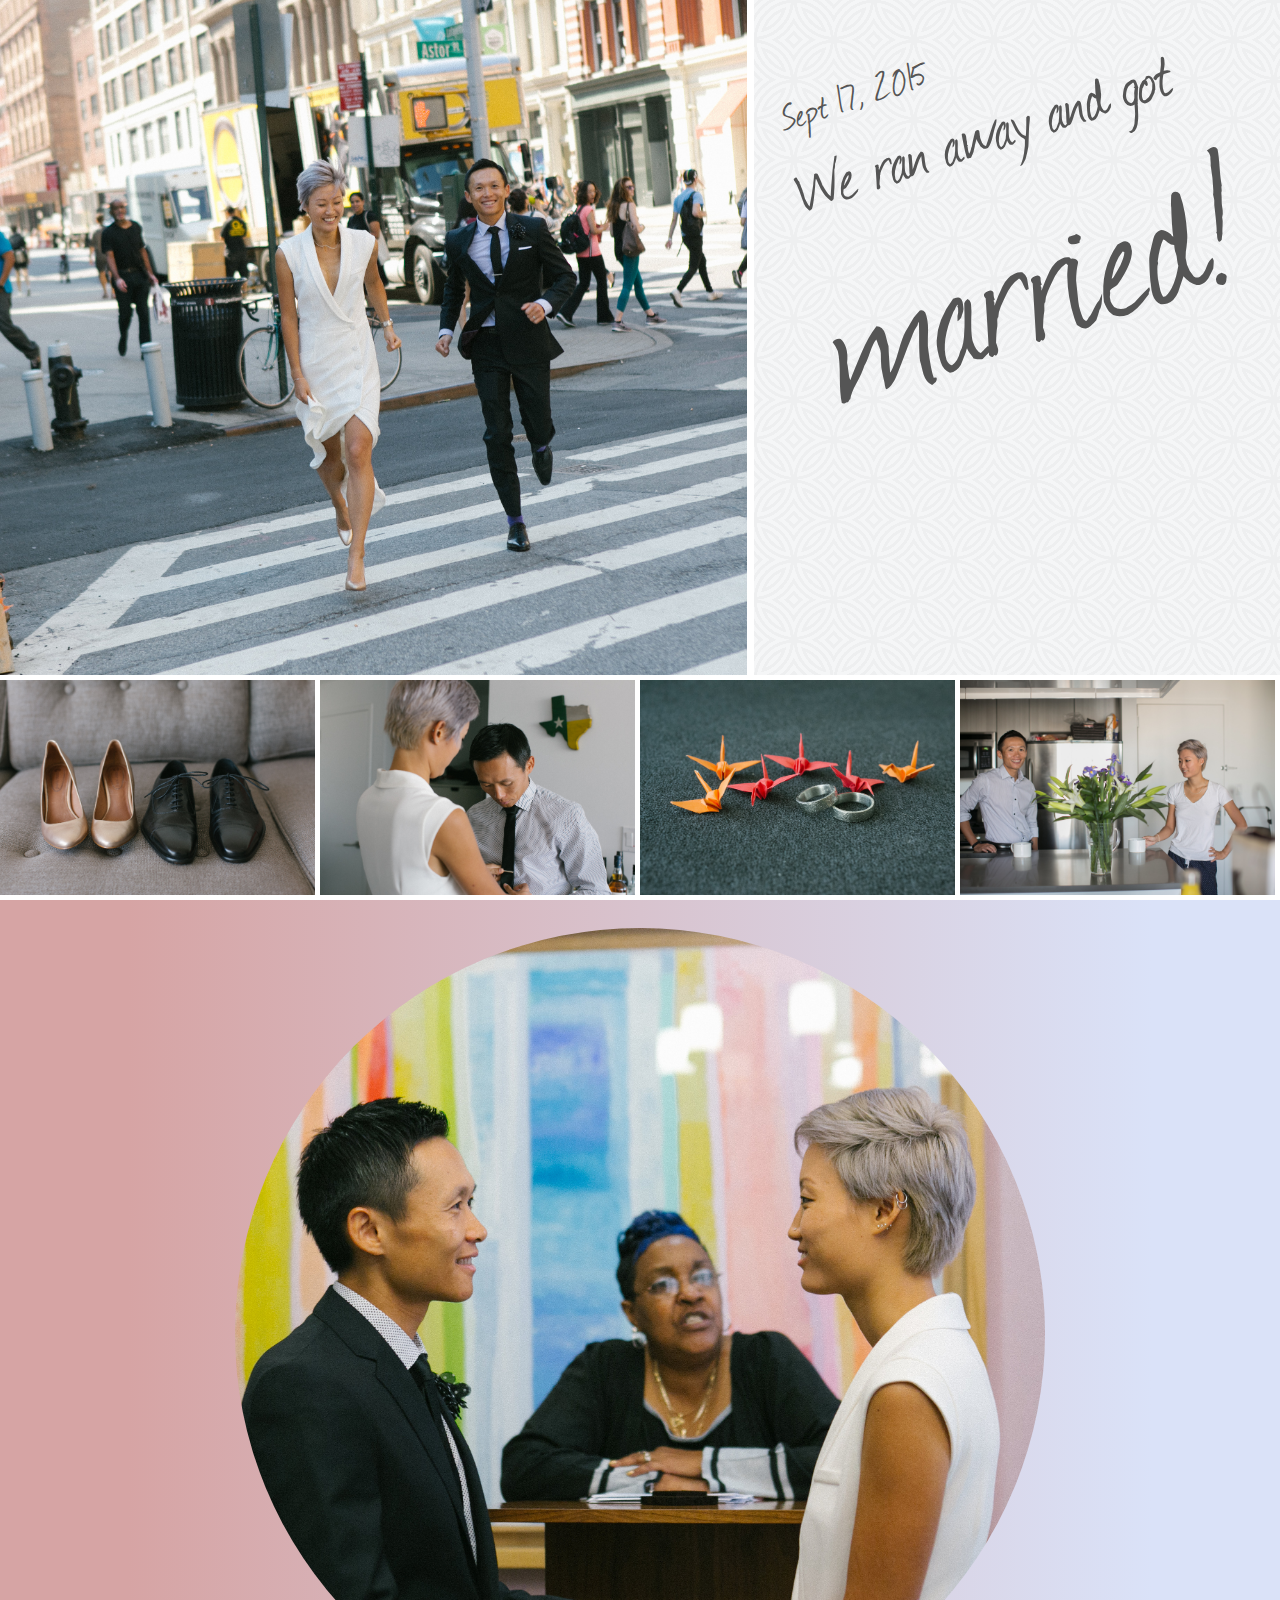
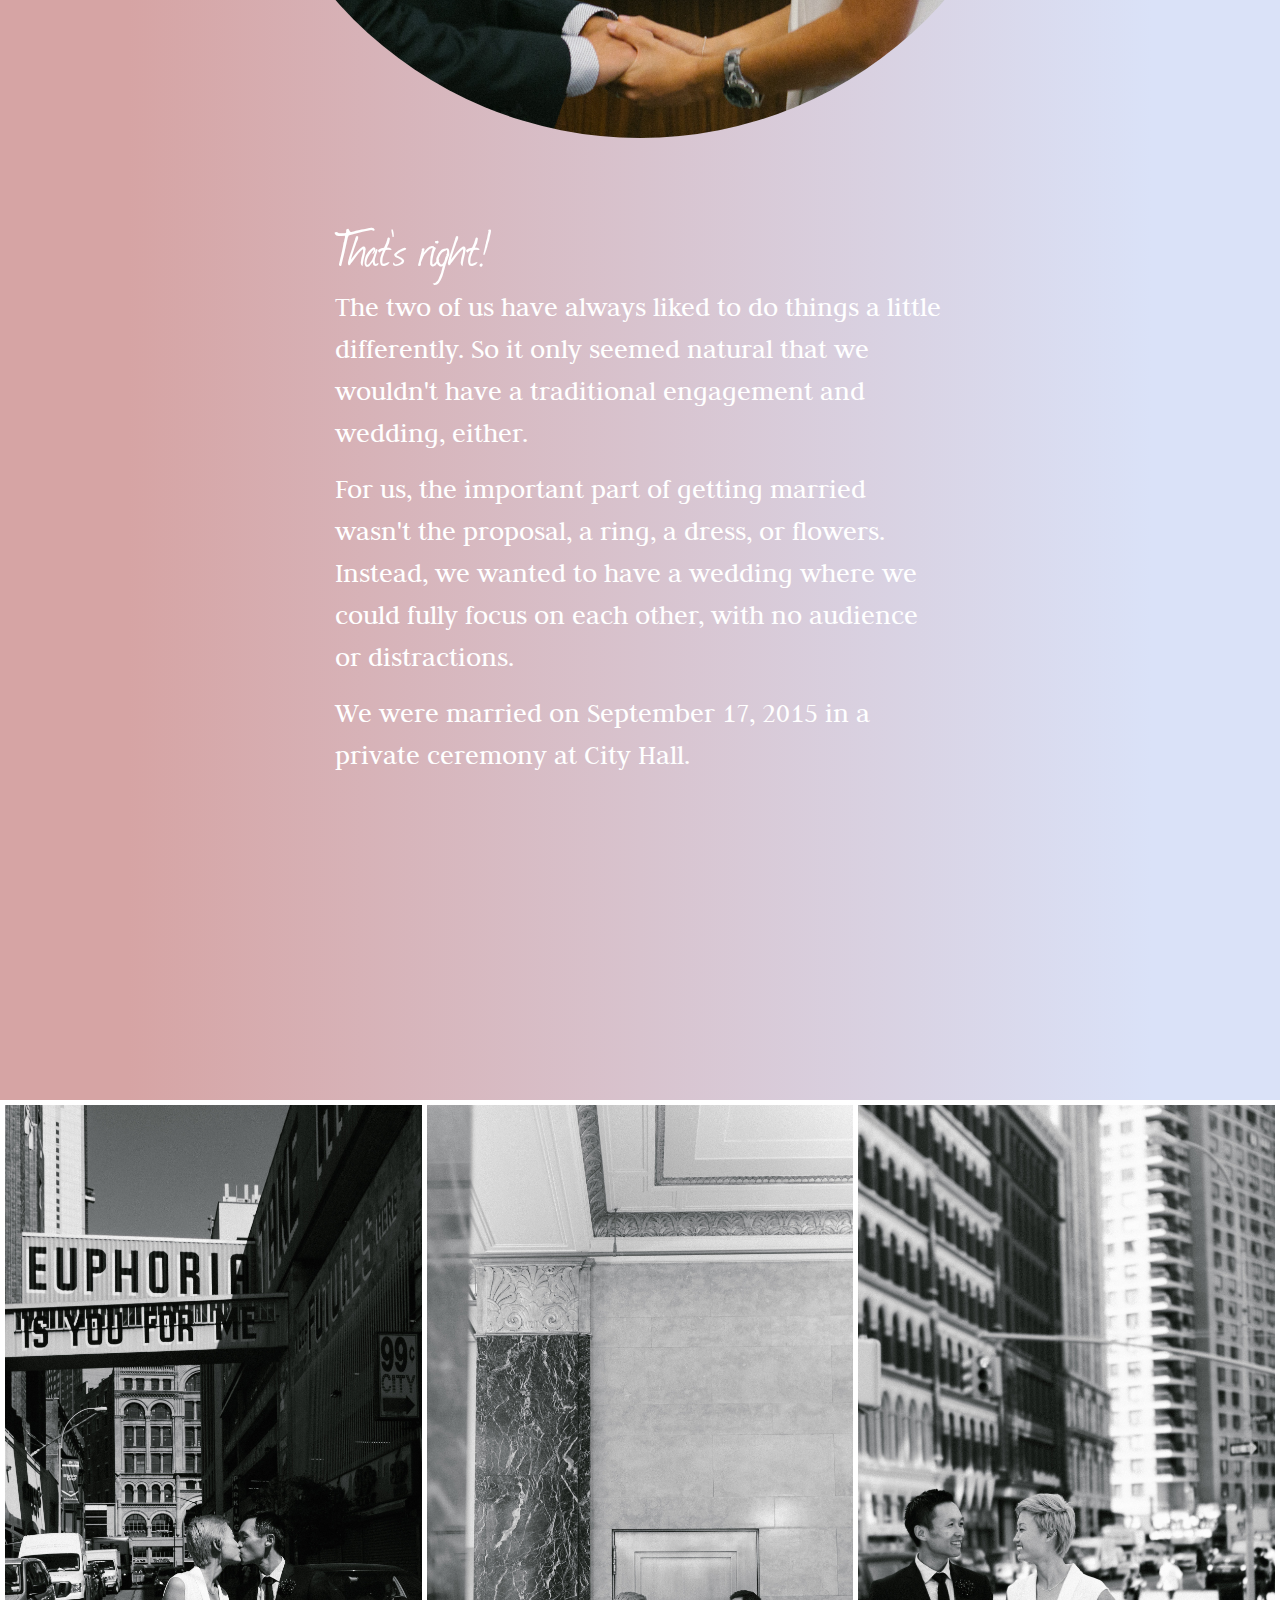
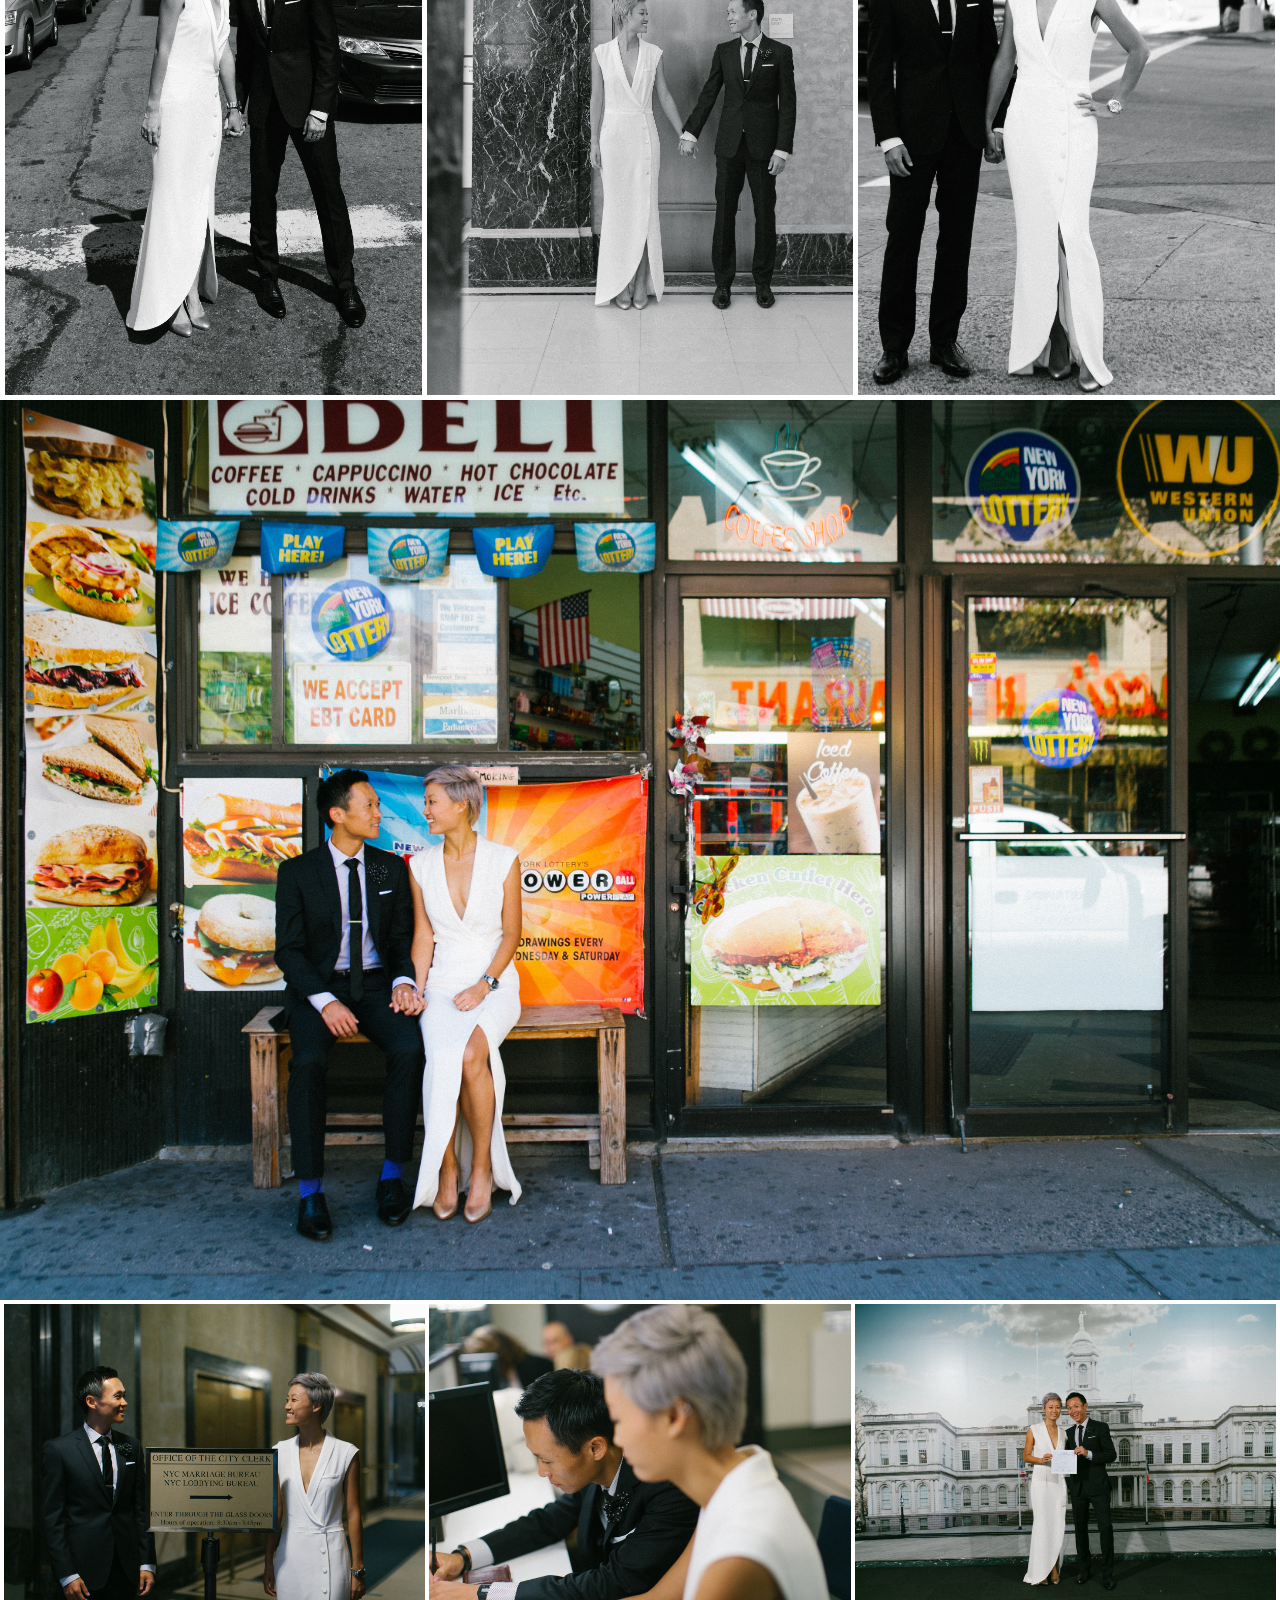
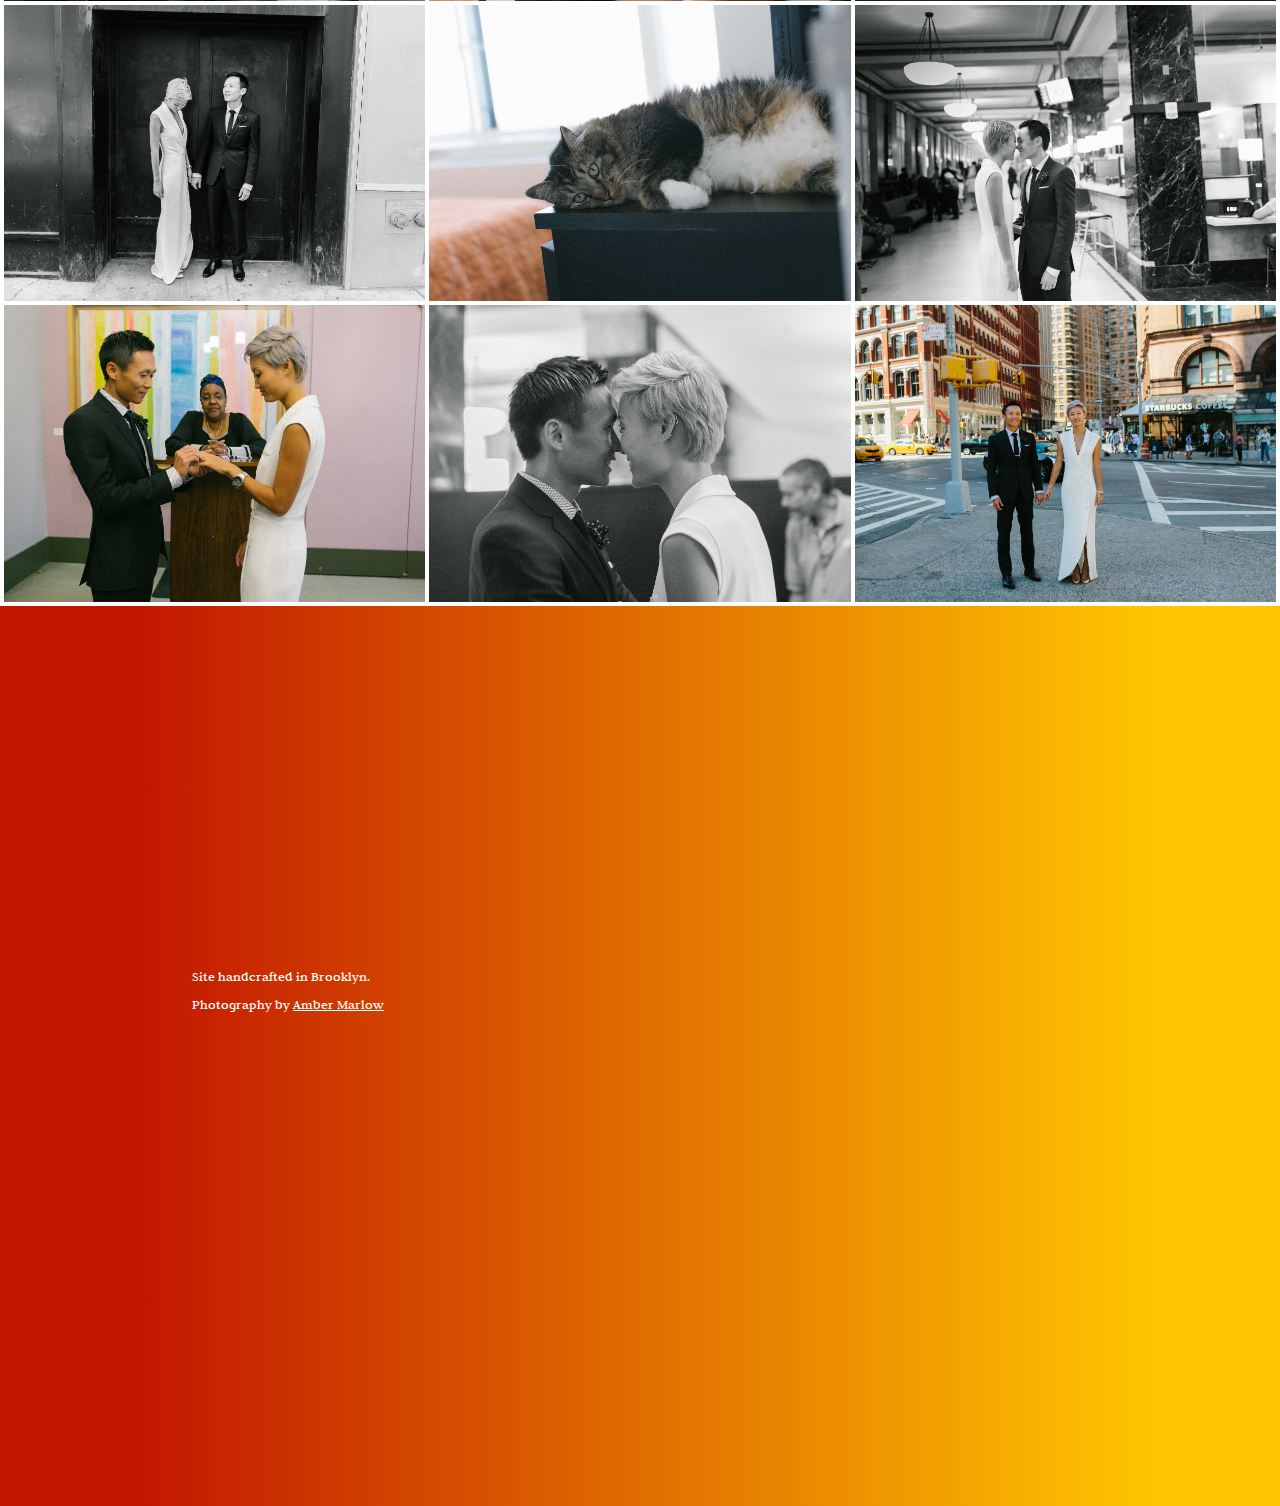
<file: index.html>
<!DOCTYPE html>
<html lang="en">
<head>
    <link href='//fonts.googleapis.com/css?family=Vollkorn' rel='stylesheet' type='text/css'>
    <link href='//fonts.googleapis.com/css?family=Judson' rel='stylesheet' type='text/css'>
    <link rel="stylesheet" href="//maxcdn.bootstrapcdn.com/bootstrap/3.3.5/css/bootstrap.min.css">
    <link href="css/style.css" type="text/css" rel="stylesheet">
    <meta charset="UTF-8">
    <meta name="viewport" content="width=device-width, initial-scale=1">
    <title>ellen + ning</title>
</head>
<body>
<div class="container-fluid">
    <section>
        <div class="row">
            <div class="col-sm-7 hero1"></div>
            <div class="col-sm-5 announcement">
                <h2 class="dateline">Sept 17, 2015</h2>
                <h1>We ran away and got <div class="callout">married!</div></h1>
            </div>
        </div>
        <div class="row row2">
            <div class="col-sm-3 image1"></div>
            <div class="col-sm-3 image2"></div>
            <div class="col-sm-3 image3"></div>
            <div class="col-sm-3 image4"></div>
        </div>
    </section>
    <div class="parallax">
        <section class="row fullscreen">
            <div class="col-sm-6 col-sm-offset-3 circle">

            </div>
        </section>

        <section class="row fullscreen">
          <div class="col-sm-6 col-sm-offset-3">
            <h2>That's right!</h2>
            <p>The two of us have always liked to do things a little differently. So it only seemed natural that we wouldn't have a traditional engagement and wedding, either.</p>
            <p>For us, the important part of getting married wasn't the proposal, a ring, a dress, or flowers. Instead, we wanted to have a wedding where we could fully focus on each other, with no audience or distractions.</p>
            <p>We were married on September 17, 2015 in a private ceremony at City Hall.</p>
          </div>
        </section>
    </div>
    <section class="row row3">
        <div class="col-sm-4 column1"></div>
        <div class="col-sm-4 column2"></div>
        <div class="col-sm-4 column3"></div>
    </section>

<!--
    <section class="row">
        <div class="col-xs-12 content">
          <h2>Now comes the fun part - the party!</h2>
          <p>Because you have been an important part of our lives, this occasion wouldn't be complete without being able to celebrate surrounded by friends.</p>
          <p>We hope that you can join us for cocktails and merriment!</p>
          <div class="row">
          <div class="col-sm-6 col-sm-offset-6 invitation">
          <time>7pm, December 12, 2015</time>
          <p>Livingston Manor</p>
          <address>42 Hoyt Street</address>
          <p>Brooklyn</p>
        </div>
      </div>
        </div>
    </section>
    -->

    <section class="row">
        <div class="col-sm-12 coverimage1"></div>
    </section>

    <section class="row gallery">
      <div class="col-sm-4 gallery1"></div>
      <div class="col-sm-4 gallery2"></div>
      <div class="col-sm-4 gallery3"></div>
      <div class="col-sm-4 gallery4"></div>
      <div class="col-sm-4 gallery5"></div>
      <div class="col-sm-4 gallery6"></div>
      <div class="col-sm-4 gallery7"></div>
      <div class="col-sm-4 gallery8"></div>
      <div class="col-sm-4 gallery9"></div>
    </section>
    
    <section class="row">
        <div class="col-xs-12 colophon">
	        <p>Site handcrafted in Brooklyn.</p>
	        <p>Photography by <a href="http://www.ambermarlow.com" target="_blank">Amber Marlow</a>
        </div>
    </section>

</div>

<script src="//code.jquery.com/jquery-2.1.4.min.js"></script>
<script src="//maxcdn.bootstrapcdn.com/bootstrap/3.3.5/js/bootstrap.min.js"></script>
<script src="js/jquery.scrollify.min.js"></script>
<script src="js/scripts.js"></script>
</body>
</html>
</file>
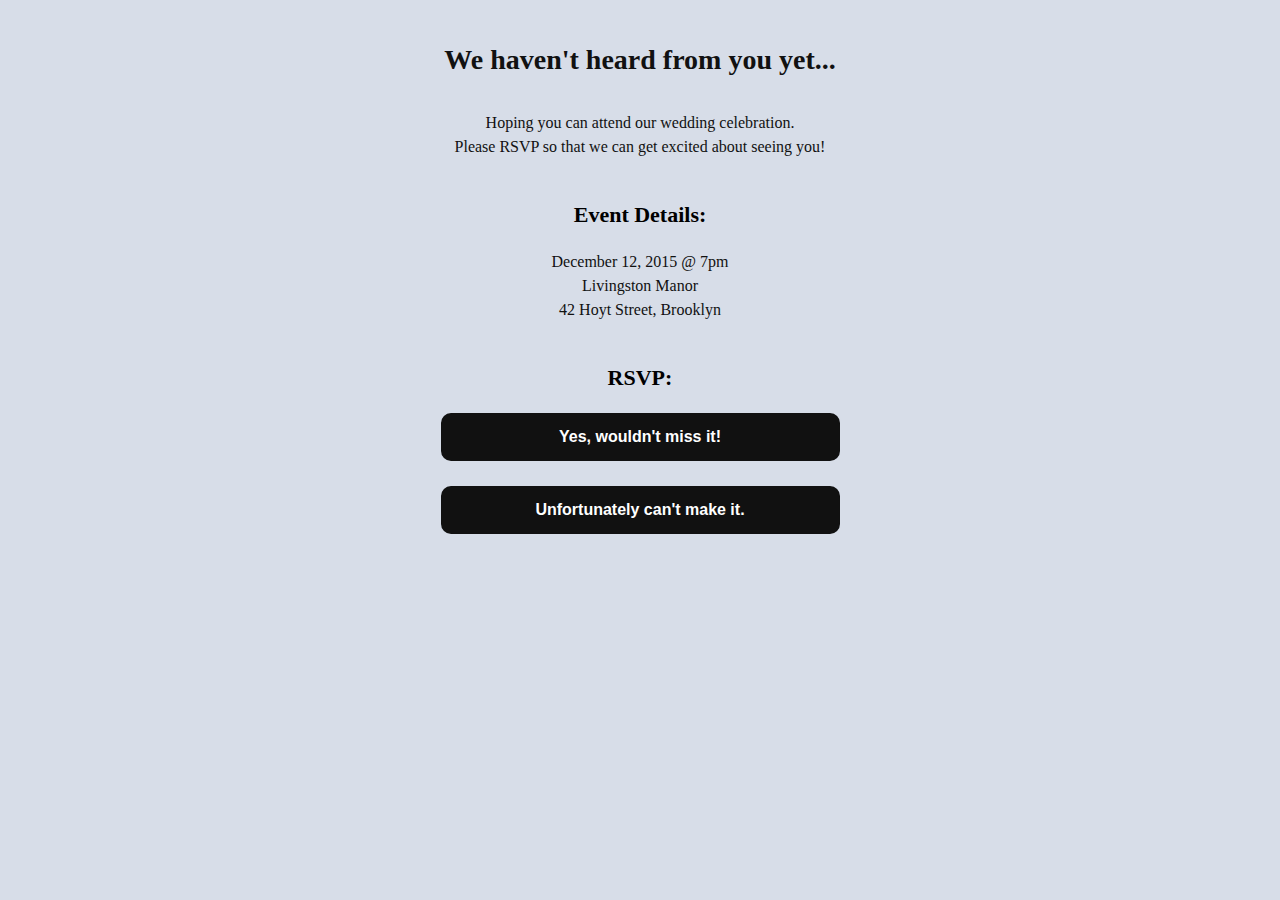
<file: php/followup.html>
<!DOCTYPE html>
<html lang="en">
<head>
  <title>Ning & Ellen Ran Off and Got Married!</title>
  <style>
         
    a {
	    text-decoration: none;
	    
    }

    a.button {
      display: block;
      width: 60%;
      Margin: 0 auto;
      border: 15px solid #111111;
      background: #111111;
      border-radius: 10px;
      text-align: center;
      color: white;
      font-weight: bold;
      font-family: Helvetica, Arial, sans-serif;
    }
    

  </style>
</head>
<body style="margin: 0;padding: 0;background-color: #D7DDE8;">
  <table width="100%" id="wrapper" align="center" cellspacing="0" cellpadding="0" border="0" style="table-layout: fixed;border-collapse: collapse;border-spacing: 0;padding: 0;margin: 25px auto;width: 100%;max-width: 615px;">
    <tr><td style="border-collapse: collapse;border-spacing: 0;padding: 0;margin: 0 auto;">
	
<table class="header" align="center" style="table-layout: fixed;border-collapse: collapse;border-spacing: 0;padding: 0;margin: 0 auto;width: 100%;max-width: 615px;"><tr><td style="border-collapse: collapse;border-spacing: 0;padding: 0;margin: 0 auto;overflow: none;"><h1 style="font-family: 'Palatino Linotype', 'Georgia', 'Times';text-align: center;font-size: 28px;color: #111111;">We haven't heard from you yet...</h1></td></tr></table>
<table class="main" width="100%" align="center" cellpadding="0" cellspacing="0" border="0" style="table-layout: fixed;border-collapse: collapse;border-spacing: 0;padding: 0;margin: 0 auto;">
  <tr>
    <td style="border-collapse: collapse;border-spacing: 0;padding: 0;margin: 0 auto;overflow: none;">

<table class="bottom" width="100%" align="center" border="0" cellpadding="0" cellspacing="0" style="table-layout: fixed;border-collapse: collapse;border-spacing: 0;padding: 0;margin: 0 auto;">
  <tr>
    <td align="center" width="100%" style="border-collapse: collapse;border-spacing: 0;padding: 0;margin: 0 auto;overflow: none;">
        <p style="font-family: 'Palatino', 'Georgia', 'Times';font-size: 16px;margin-left: 25px;margin-right: 25px;padding-bottom: 5px;line-height: 24px;color: #111111;">Hoping you can attend our wedding celebration.<br>Please RSVP so that we can get excited about seeing you!</p>
    </td>
  </tr>
  <tr><td align="center" width="100%" style="border-collapse: collapse;border-spacing: 0;padding: 0;margin: 0 auto;overflow: none;">
        <h3 style="font-family: 'Palatino Linotype', 'Georgia', 'Times';text-align: center;font-size: 22px;color: black;">Event Details:</h3>
        <p style="font-family: 'Palatino', 'Georgia', 'Times';font-size: 16px;margin-left: 25px;margin-right: 25px;padding-bottom: 5px;line-height: 24px;color: #111111;">December 12, 2015 @ 7pm<br>
        Livingston Manor<br>
        42 Hoyt Street, Brooklyn</p>
      </td></tr>
</table>

<table class="footer" width="100%" align="center" border="0" cellpadding="0" cellspacing="0" style="table-layout: fixed;border-collapse: collapse;border-spacing: 0;padding: 0;margin: 0 auto;background: #D7DDE8;color: #555555;">
	<h3 style="font-family: 'Palatino Linotype', 'Georgia', 'Times';text-align: center;font-size: 22px;color: black;">RSVP:</h3>
    <tr><td align="center" cellpadding="0" cellspacing="0" style="border-collapse: collapse;border-spacing: 0;padding: 0;margin: 0 auto;overflow: none;"><a href="http://eloped.us/rsvp.php?invitee={invitee_encoded}&response=yes" class="button" style="text-decoration: none;display: block;width: 60%;margin: 0 auto;border: 15px solid #111111;background: #111111;border-radius: 10px;text-align: center;color: white;font-weight: bold;font-family: Helvetica, Arial, sans-serif;Margin-bottom: 25px;">Yes, wouldn't miss it!</a></td></tr>
    <tr><td align="center" cellpadding="0" cellspacing="0" style="border-collapse: collapse;border-spacing: 0;padding: 0;margin: 0 auto;overflow: none;"><a href="http://eloped.us/rsvp.php?invitee={invitee_encoded}&response=no" class="button" style="text-decoration: none;display: block;width: 60%;margin: 0 auto;border: 15px solid #111111;background: #111111;border-radius: 10px;text-align: center;color: white;font-weight: bold;font-family: Helvetica, Arial, sans-serif;Margin-bottom: 25px;">Unfortunately can't make it.</a></td></tr>
</table>
    
  	</td>
  </tr>
</table>
</td></tr>
  </table>
<table style="table-layout: fixed;border-collapse: collapse;border-spacing: 0;padding: 0;margin: 0 auto;"><tr><td style="border-collapse: collapse;border-spacing: 0;padding: 0;margin: 0 auto;overflow: none;">&nbsp;</td></tr></table>
</body>

</html>
</file>
<file: css/style.css>
@font-face {
  font-family: 'journalregular';
  src: url("../fonts/journal/journal-webfont.eot");
  src: url("../fonts/journal/journal-webfont.eot?#iefix") format("embedded-opentype"), url("../fonts/journal/journal-webfont.woff") format("woff"), url("../fonts/journal/journal-webfont.ttf") format("truetype"), url("../fonts/journal/journal-webfont.svg#journalregular") format("svg");
  font-weight: normal;
  font-style: normal; }

/* line 12, /Users/ellen/Sites/eloped.us/css/style.scss */
body {
  margin: 0;
  padding: 0; }

p, address, time {
    font: 2em/1.5 'Judson', 'Palatino', serif;
    color: white;
}

p {
  margin-bottom: .5em;
}

h2 {
  color: white;
  font: 4em 'journalregular';
}

a, a:visited, a:active {
	color: white;
	text-decoration: underline;
}

a:hover {
	color: white;
	text-decoration: none;
}

/* line 17, /Users/ellen/Sites/eloped.us/css/style.scss */
.hero1, .announcement {
  height: 75vh; }

/* line 20, /Users/ellen/Sites/eloped.us/css/style.scss */
.image1, .image2, .image3, .image4 {
  height: 25vh; }

/* line 22, /Users/ellen/Sites/eloped.us/css/style.scss */
.hero1 {
  background: url(../images/web/103_Ellen+Ning_wedding.jpg) center/cover no-repeat; }

/* line 25, /Users/ellen/Sites/eloped.us/css/style.scss */
.announcement {
  background: url(../images/contemporary_china/contemporary_china.png);
  border-left: 7px white solid;
  overflow: hidden; }

/* line 31, /Users/ellen/Sites/eloped.us/css/style.scss */
.dateline, .announcement h1 {
  transform: rotate(-18deg);
  color: #555;
  font-family: 'journalregular'; }

/* line 37, /Users/ellen/Sites/eloped.us/css/style.scss */
.dateline {
  font-size: 3em; }

/* line 41, /Users/ellen/Sites/eloped.us/css/style.scss */
.announcement h1 {
  font-size: 6vw;
  text-align: center; }

/* line 46, /Users/ellen/Sites/eloped.us/css/style.scss */
.callout {
  font-size: 16vw; }

/* line 50, /Users/ellen/Sites/eloped.us/css/style.scss */
.row2 [class^="col"] {
  border: 5px solid white;
  border-left: none; }

/* line 55, /Users/ellen/Sites/eloped.us/css/style.scss */
.image1 {
  background: url(../images/web/012_Ellen+Ning_wedding.jpg) center/cover no-repeat; }

/* line 56, /Users/ellen/Sites/eloped.us/css/style.scss */
.image2 {
  background: url(../images/web/029_Ellen+Ning_wedding.jpg) center/cover no-repeat; }

/* line 57, /Users/ellen/Sites/eloped.us/css/style.scss */
.image3 {
  background: url(../images/web/006_Ellen+Ning_wedding.jpg) center/cover no-repeat; }

/* line 58, /Users/ellen/Sites/eloped.us/css/style.scss */
.image4 {
  background: url(../images/web/001_Ellen+Ning_wedding.jpg) center/cover no-repeat; }

/* line 60, /Users/ellen/Sites/eloped.us/css/style.scss */
.fullscreen {
  min-height: 100vh;
  background: linear-gradient(90deg, #D6A4A4 10%, #DAE2F8 90%); }

/* line 64, /Users/ellen/Sites/eloped.us/css/style.scss */
.circle {
  background: url(../images/web/066_Ellen+Ning_wedding.jpg) center/cover no-repeat;
  border-radius: 50%;
  height: 90vh;
  width: 90vh;
  margin: 2em auto;
  float: none;}

/* line 73, /Users/ellen/Sites/eloped.us/css/style.scss */
.coverimage1 {
  background: url(../images/web/123_Ellen+Ning_wedding.jpg) center/cover no-repeat;
  height: 100vh; }

/* line 78, /Users/ellen/Sites/eloped.us/css/style.scss */
.column1, .column2, .column3 {
  border: 5px white solid;
  height: 100vh; }

/* line 83, /Users/ellen/Sites/eloped.us/css/style.scss */
.column1 {
  background: url(../images/web/110_Ellen+Ning_wedding.jpg) center/cover no-repeat; }

/* line 84, /Users/ellen/Sites/eloped.us/css/style.scss */
.column2 {
  background: url(../images/web/045_Ellen+Ning_wedding.jpg) center/cover no-repeat;
  border-right: none;
  border-left: none; }

/* line 89, /Users/ellen/Sites/eloped.us/css/style.scss */
.column3 {
  background: url(../images/web/094_Ellen+Ning_wedding.jpg) center/cover no-repeat; }

div[class*="gallery"] {height: 33.4vh; border: 2.5px white solid;}

section.gallery {border: 2.5px white solid;}

.gallery1 {background: url(../images/web/035_Ellen+Ning_wedding.jpg) center / cover no-repeat;}
.gallery2 {background: url(../images/web/036_Ellen+Ning_wedding.jpg) center / cover no-repeat;}
.gallery3 {background: url(../images/web/087_Ellen+Ning_wedding.jpg) center / cover no-repeat;}
.gallery4 {background: url(../images/web/111_Ellen+Ning_wedding.jpg) center / cover no-repeat;}
.gallery5 {background: url(../images/web/033_Ellen+Ning_wedding.jpg) center / cover no-repeat;}
.gallery6 {background: url(../images/web/050_Ellen+Ning_wedding.jpg) center / cover no-repeat;}
.gallery7 {background: url(../images/web/059_Ellen+Ning_wedding.jpg) center / cover no-repeat;}
.gallery8 {background: url(../images/web/055_Ellen+Ning_wedding.jpg) center / cover no-repeat;}
.gallery9 {background: url(../images/web/088_Ellen+Ning_wedding.jpg) center / cover no-repeat;}

/* line 91, /Users/ellen/Sites/eloped.us/css/style.scss */
.colophon {
  background: linear-gradient(90deg, #c21500 10%, #ffc500 90%);
  /* W3C */
  height: 100vh;
  padding: 5% 15%;}
  
  .colophon {
	  padding-top: 40vh;
  }
  
  .colophon p {
	  font-size: 1em;
  }

  .invitation p, .invitation address, .invitation time {
    margin: 0;
  }

  .btn {
    line-height: 2;
  }

@media (max-width: 768px) {
  p, address, time {
    font-size: 1.5em;
    line-height: 1.5;
  }
  /* line 98, /Users/ellen/Sites/eloped.us/css/style.scss */
  .hero1, .announcement {
    height: 100vh; }
  /* line 102, /Users/ellen/Sites/eloped.us/css/style.scss */
  .announcement {
    border: none; }
  /* line 106, /Users/ellen/Sites/eloped.us/css/style.scss */
  .dateline {
    padding-top: 4em; }
  /* line 110, /Users/ellen/Sites/eloped.us/css/style.scss */
  .announcement h1 {
    font-size: 14vw;
    text-align: center; }
  /* line 115, /Users/ellen/Sites/eloped.us/css/style.scss */
  .callout {
    font-size: 30vw; }
  /* line 119, /Users/ellen/Sites/eloped.us/css/style.scss */
  .circle {
    height: 90vw;
    width: 90vw;
    margin: 4em auto; } }

/*# sourceMappingURL=style.css.map */
</file>
